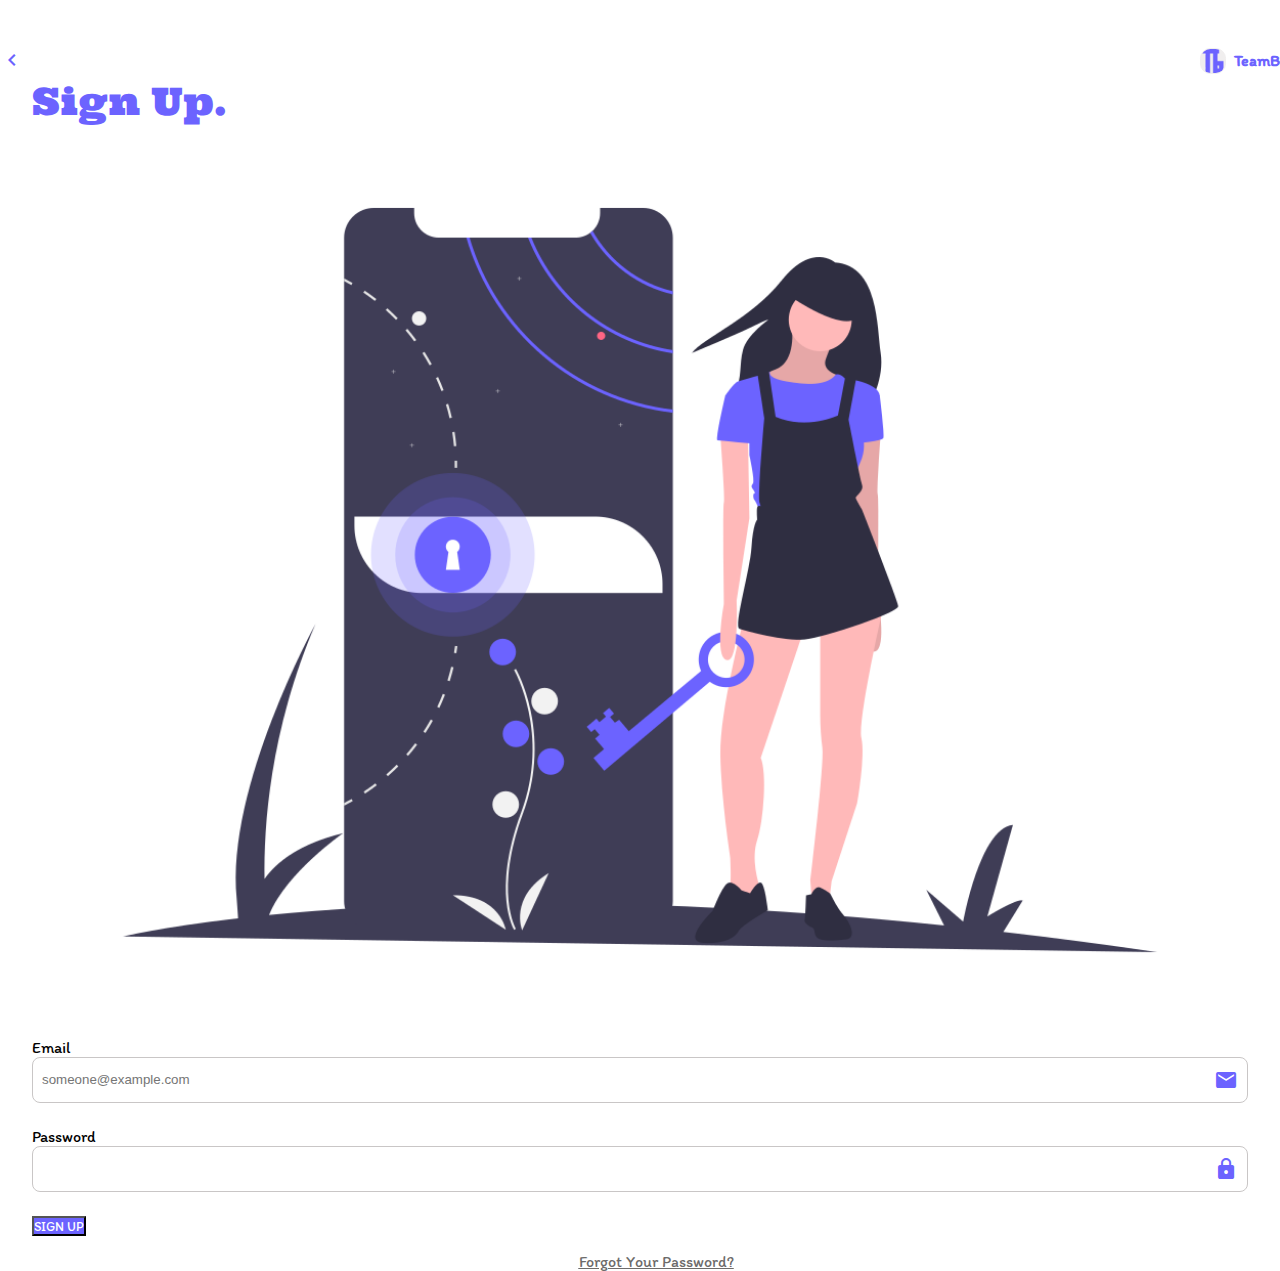
<file: signin.html>
<!DOCTYPE html>
<html lang="en">
  <head>
    <meta charset="UTF-8" />
    <meta http-equiv="X-UA-Compatible" content="IE=edge" />
    <meta name="viewport" content="width=device-width, initial-scale=1.0" />
    <title>SignIn</title>
    <link rel="icon" href="images/logo.ico" />

    <!-- Bootstarp Css -->
    <link
      href="https://cdn.jsdelivr.net/npm/bootstrap@5.1.3/dist/css/bootstrap.min.css"
      rel="stylesheet"
      integrity="sha384-1BmE4kWBq78iYhFldvKuhfTAU6auU8tT94WrHftjDbrCEXSU1oBoqyl2QvZ6jIW3"
      crossorigin="anonymous"
    />
    <!-- Google fonts -->
    <link
      href="https://fonts.googleapis.com/icon?family=Material+Icons"
      rel="stylesheet"
    />
    <link rel="preconnect" href="https://fonts.googleapis.com" />
    <link rel="preconnect" href="https://fonts.gstatic.com" crossorigin />
    <link
      href="https://fonts.googleapis.com/css2?family=Itim&family=Ultra&display=swap"
      rel="stylesheet"
    />
    <!-- Css -->
    <link rel="stylesheet" href="styles.css" />
  </head>
  <body>
    <div class="container">
      <div class="nav-link">
        <a href="index.html">
          <span class="material-icons"> chevron_left </span>
        </a>
        <div class="top">
          <img class="logo" src="images/logo.ico" alt="" />
          <p>TeamB</p>
        </div>
      </div>
      <p class="signIn">Sign Up.</p>
      <img src="images/signin.png" alt="" />

      <!-- Input Fields -->
      <div class="input-field">
        <p>Email</p>
        <div class="input1">
          <input placeholder="someone@example.com" type="text" />
          <span class="material-icons"> mail </span>
        </div>

        <p>Password</p>
        <div class="input2">
          <input type="password" />
          <span class="material-icons"> lock </span>
        </div>
        <div class="d-grid gap-2">
          <button class="btn" type="button">
            <a href="success.html">SIGN UP</a>
          </button>
        </div>
        <div class="forgot">
          <a class="forgot" href="">Forgot Your Password?</a>
        </div>
      </div>
    </div>

    <!-- Footer -->
    <script
      src="https://cdn.jsdelivr.net/npm/@popperjs/core@2.10.2/dist/umd/popper.min.js"
      integrity="sha384-7+zCNj/IqJ95wo16oMtfsKbZ9ccEh31eOz1HGyDuCQ6wgnyJNSYdrPa03rtR1zdB"
      crossorigin="anonymous"
    ></script>
    <script
      src="https://cdn.jsdelivr.net/npm/bootstrap@5.1.3/dist/js/bootstrap.min.js"
      integrity="sha384-QJHtvGhmr9XOIpI6YVutG+2QOK9T+ZnN4kzFN1RtK3zEFEIsxhlmWl5/YESvpZ13"
      crossorigin="anonymous"
    ></script>
  </body>
</html>
</file>
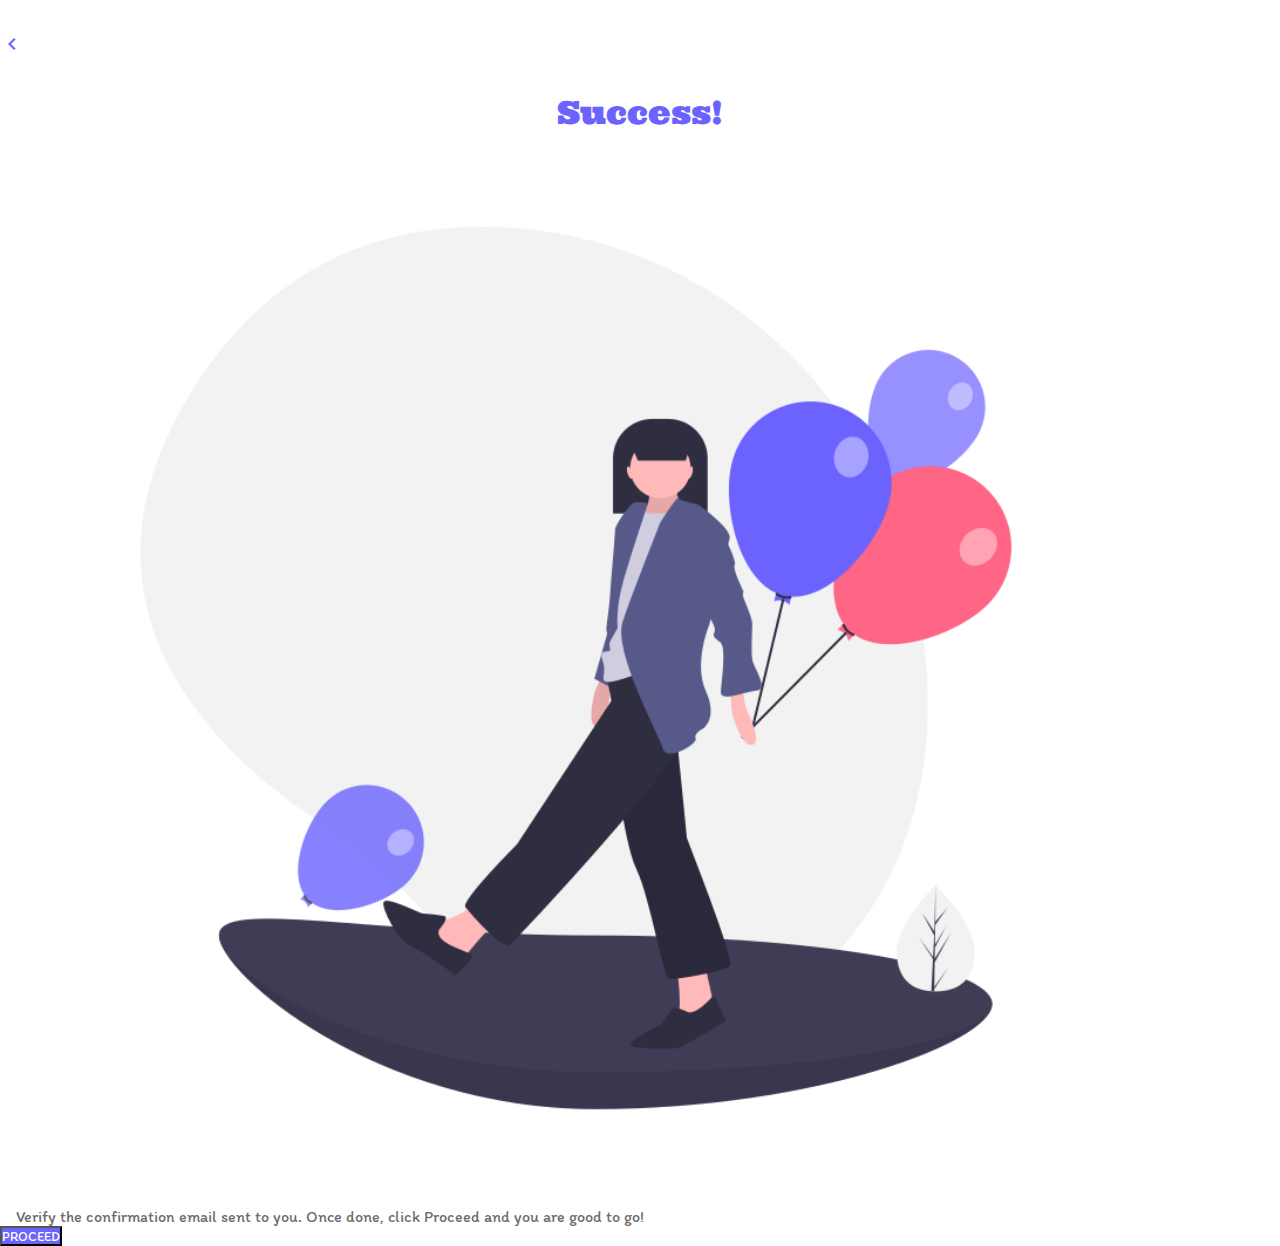
<file: success.html>
<!DOCTYPE html>
<html lang="en">
  <head>
    <meta charset="UTF-8" />
    <meta http-equiv="X-UA-Compatible" content="IE=edge" />
    <meta name="viewport" content="width=device-width, initial-scale=1.0" />
    <title>Success</title>
    <link rel="icon" href="images/logo.ico" />

    <!-- Bootstarp Css -->
    <link
      href="https://cdn.jsdelivr.net/npm/bootstrap@5.1.3/dist/css/bootstrap.min.css"
      rel="stylesheet"
      integrity="sha384-1BmE4kWBq78iYhFldvKuhfTAU6auU8tT94WrHftjDbrCEXSU1oBoqyl2QvZ6jIW3"
      crossorigin="anonymous"
    />
    <!-- Google fonts -->
    <link
      href="https://fonts.googleapis.com/icon?family=Material+Icons"
      rel="stylesheet"
    />
    <link rel="preconnect" href="https://fonts.googleapis.com" />
    <link rel="preconnect" href="https://fonts.gstatic.com" crossorigin />
    <link
      href="https://fonts.googleapis.com/css2?family=Itim&family=Ultra&display=swap"
      rel="stylesheet"
    />
    <!-- Css -->
    <link rel="stylesheet" href="success.css" />
  </head>
  <body>
    <div class="container">
      <div class="content-page">
        <a class="homepage" href="index.html">
            <span class="material-icons"> chevron_left </span>
          </a>
          <p class="success">Success!</p>
          <img src="images/welcome2.png" alt="" />
          <p class="content">
            Verify the confirmation email sent to you. Once done,
            click Proceed and you are good to go!
          </p>
          <div class="d-grid gap-2">
            <button class="btn" type="button">
              <a href="success.html">PROCEED</a>
            </button>
      </div>
    </div>
  </body>
</html>
</file>
<file: styles.css>
* {
  margin: 0;
  padding: 0;
}

a {
  color: #6c63ff;
  text-decoration: none;
  margin-top: 1.6rem;
}

.btn {
  background-color: #6c63ff;
  font-family: "Itim";
  margin-left: 2rem;
  margin-right: 2rem;
}

.btn a {
  color: white;
}

.forgot {
  margin-top: 1rem;
  margin-left: 1rem;
  color: rgb(109, 107, 107);
  text-align: center;
  text-decoration: underline;
  font-family: "Itim";
  font-size: 1rem;
}

img {
  width: 100%;
  text-align: center;
}

input {
  width: 20rem;
  border: none;
  outline: none;
}

.input1,
.input2 {
  border: 1px solid rgb(201, 198, 198);
  border-radius: 8px;
  display: flex;
  align-items: center;
  justify-content: space-between;
  padding: 10px 9px;
  margin-left: 2rem;
  margin-right: 2rem;
  margin-bottom: 1.5rem;
}

.input-field p {
  margin-bottom: 0;
  margin-left: 2rem;
}

.logo {
  height: 1.5rem;
  width: 1.5rem;
  border: 1px solid rgb(240, 238, 238);
  background-color: rgb(240, 238, 238);
  border-radius: 40%;
}

p {
  font-family: "Itim";
}

.nav-link {
  margin-top: 3rem;
  vertical-align: center;
}

.signIn {
  color: #6c63ff;
  font-size: 2.4rem;
  letter-spacing: 1.5;
  font-family: "Ultra";
  margin-left: 2rem;
}

span {
  color: #6c63ff;
}

.span {
  margin-top: 2rem;
}

.top {
  display: flex;
  float: right;
}

.top p {
  margin-left: 0.5rem;
  margin-top: 0.2rem;
  color: #6c63ff;
  font-weight: bold;
}
</file>
<file: success.css>
* {
  margin: 0;
  padding: 0;
}

a {
  color: #6c63ff;
  text-decoration: none;
  margin-top: 2rem;
}

.btn {
  background-color: #6c63ff;
  font-family: "Itim";
}

.btn a {
  color: white;
}

.content {
  color: rgb(109, 107, 107);
  font-family: "Itim";
  margin-left: 1rem;
}

.content-page {
  margin-top: 2rem;
}

img {
  width: 90%;
}

.success {
  margin-top: 2rem;
  color: #6c63ff;
  font-family: "Ultra";
  text-align: center;
  font-size: 2rem;
  letter-spacing: 2;
}
</file>
